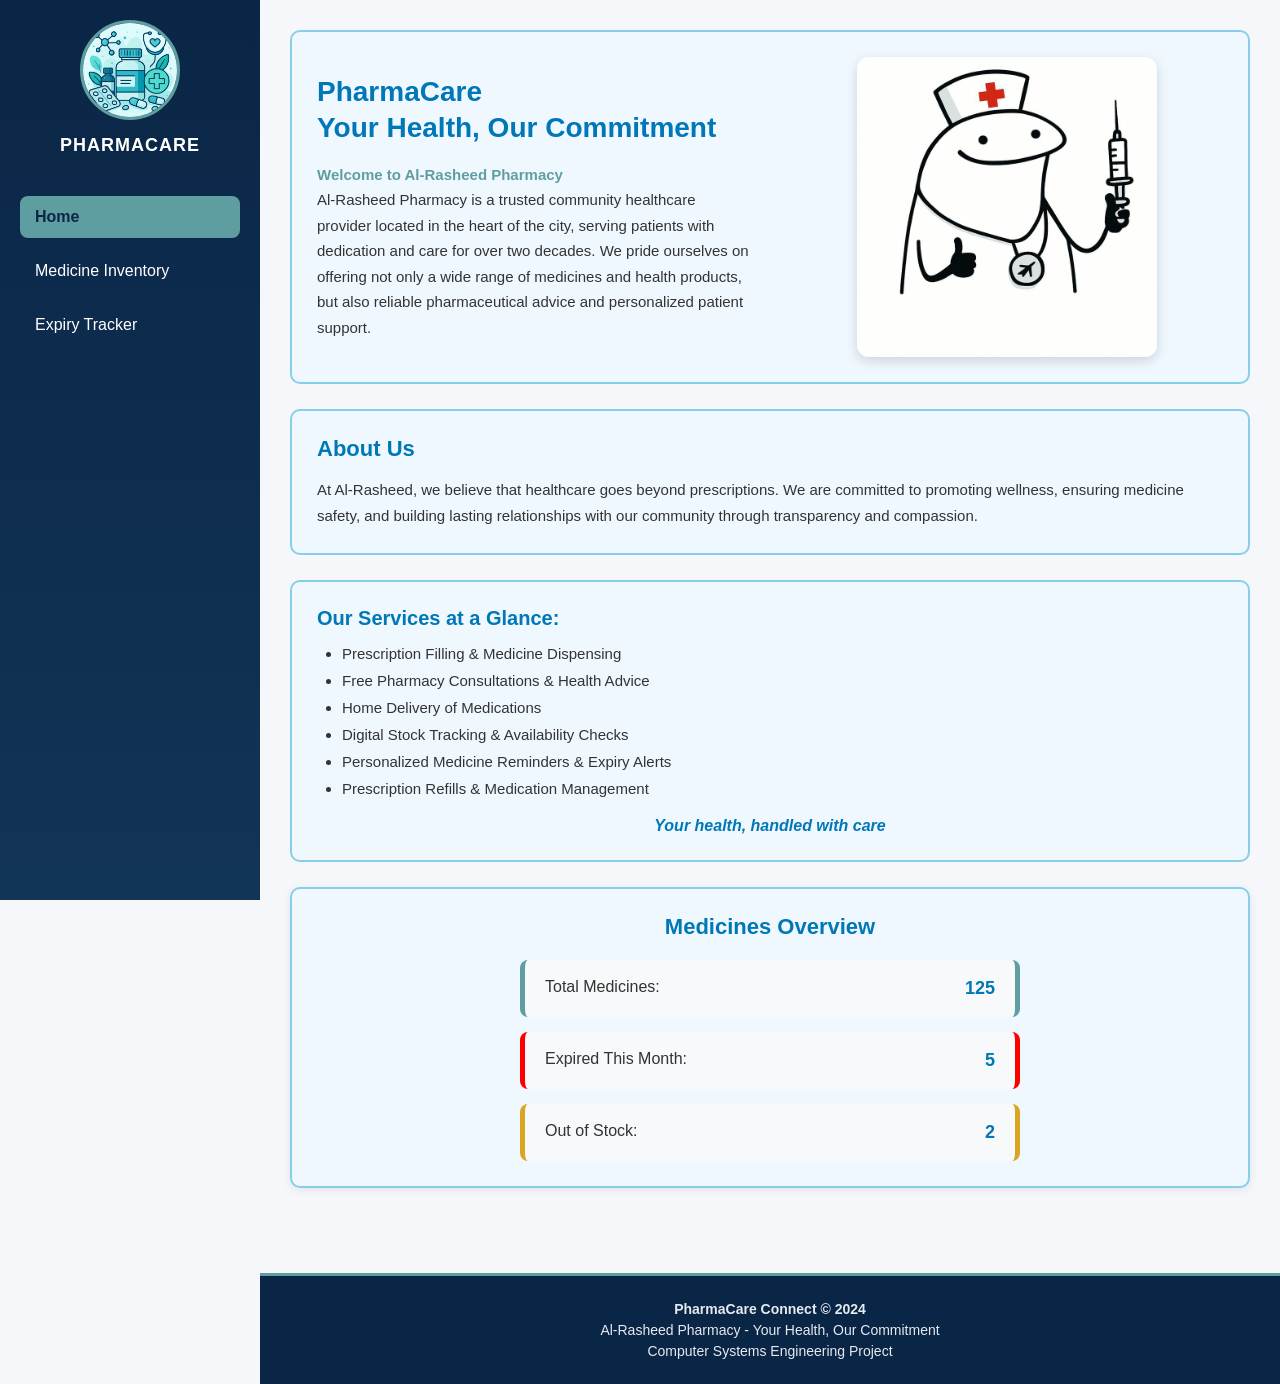
<file: index.html>
<!DOCTYPE html>
<html lang="en">
<head>
  <meta charset="UTF-8">
  <meta name="viewport" content="width=device-width, initial-scale=1.0">
  <title>PharmaCare - Your Health, Our Commitment</title>
  <link rel="stylesheet" href="style.css">
</head>
<body>
  <header>
    <div class="menu">
      <div class="alog">
        <ul>
          <li class="logo">
            <img src="images/home/logooo.jpg" alt="Pharmacy Logo">
          </li>
          <li class="page-title">
            <h2>PharmaCare</h2>
          </li>
        </ul>
      </div>
      <ul class="nav-links">
        <li><a href="index.html" class="active">Home</a></li>
        <li><a href="inventory.html">Medicine Inventory</a></li>
        <li><a href="expiry.html">Expiry Tracker</a></li>
      </ul>
    </div>
  </header>

  <main>
    <div class="content">
      <section class="hero">
        <div class="text-home">
          <h3>PharmaCare<br>Your Health, Our Commitment</h3>
          <p>
            <span>Welcome to Al-Rasheed Pharmacy</span>
            <br>
            Al-Rasheed Pharmacy is a trusted community healthcare provider located in the heart of the city, serving patients with dedication and care for over two decades. We pride ourselves on offering not only a wide range of medicines and health products, but also reliable pharmaceutical advice and personalized patient support.
          </p>
        </div>
        <div class="img-introduction">
          <img src="images/home/cd6432f13da18cb51fac2596b6b426be.jpg" alt="Pharmacy">
        </div>
      </section>

      <section class="about">
        <div class="about-title">About Us</div>
        <div class="about-content">
          <p>
            At Al-Rasheed, we believe that healthcare goes beyond prescriptions. We are committed to promoting wellness, ensuring medicine safety, and building lasting relationships with our community through transparency and compassion.
          </p>
        </div>
      </section>

      <section class="services">
        <h3>Our Services at a Glance:</h3>
        <ul class="services-list">
          <li>Prescription Filling & Medicine Dispensing</li>
          <li>Free Pharmacy Consultations & Health Advice</li>
          <li>Home Delivery of Medications</li>
          <li>Digital Stock Tracking & Availability Checks</li>
          <li>Personalized Medicine Reminders & Expiry Alerts</li>
          <li>Prescription Refills & Medication Management</li>
        </ul>
        <h6>Your health, handled with care</h6>
      </section>

      <section class="showing">
        <div class="showing-title">Medicines Overview</div>
        <div class="stats-container">
          <ul class="connect">
            <li class="total">Total Medicines: <span>125</span></li>
            <li class="expi">Expired This Month: <span>5</span></li>
            <li class="out-of">Out of Stock: <span>2</span></li>
          </ul>
        </div>
      </section>
    </div>
  </main>

  <footer>
    <div class="footer-content">
      <p>PharmaCare Connect © 2024</p>
      <p>Al-Rasheed Pharmacy - Your Health, Our Commitment</p>
      <p>Computer Systems Engineering Project</p>
    </div>
  </footer>
</body>
</html>
</file>
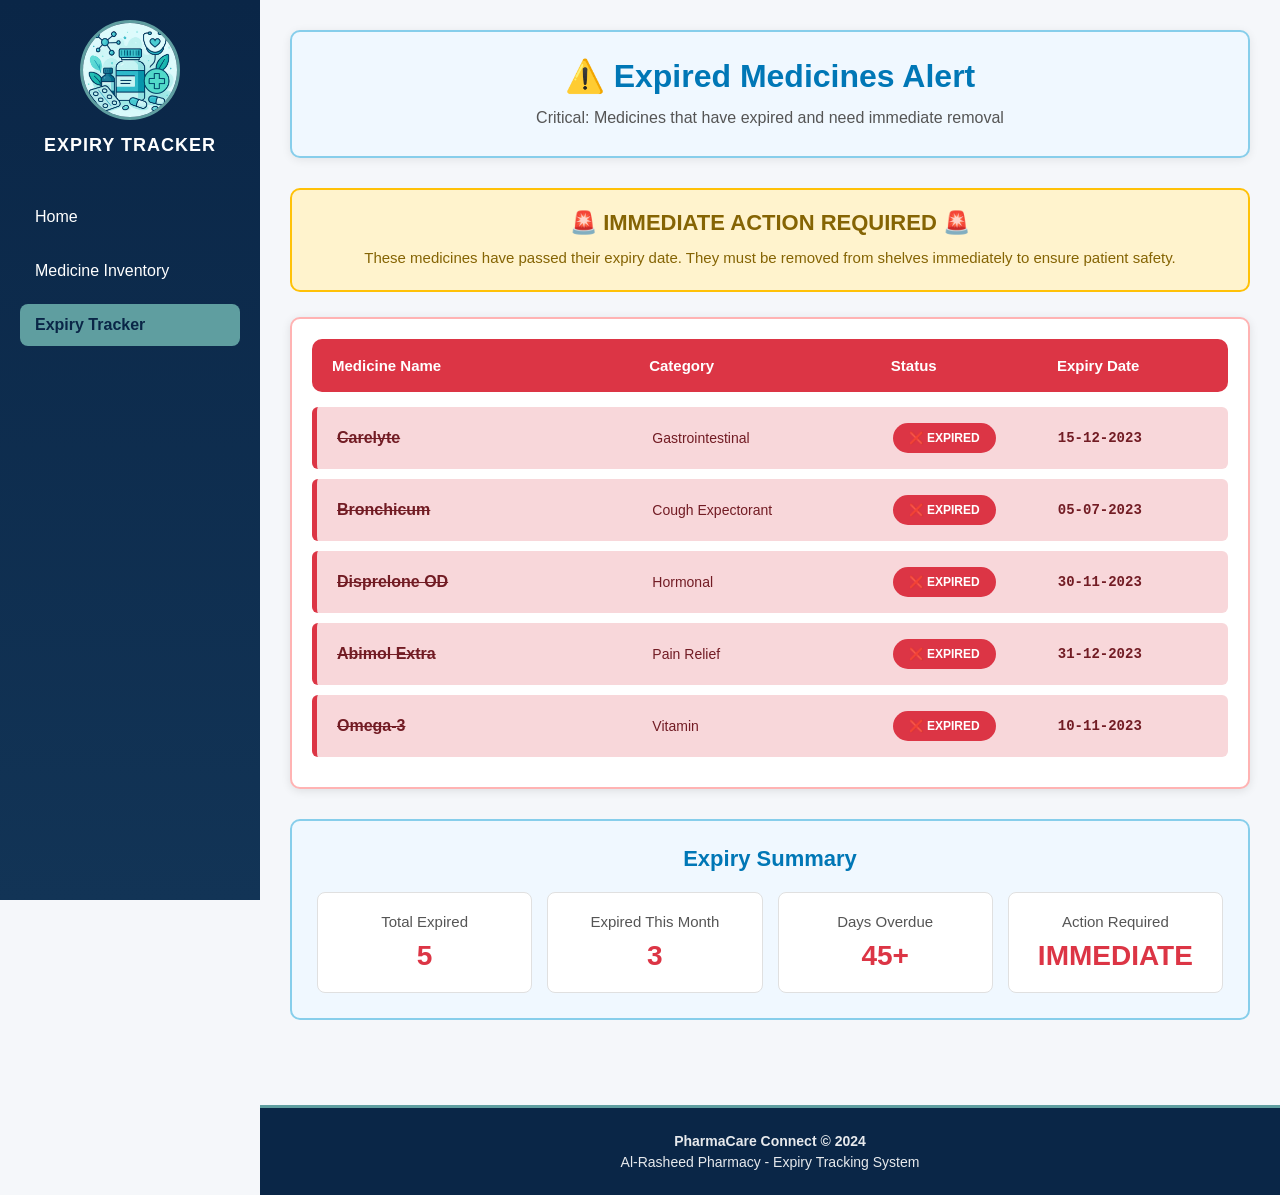
<file: expiry.html>
<!DOCTYPE html>
<html lang="en">
<head>
    <meta charset="UTF-8">
    <meta name="viewport" content="width=device-width, initial-scale=1.0">
    <title>Expiry Tracker - PharmaCare</title>
    <link rel="stylesheet" href="style.css">
</head>
<body>
    <header>
        <div class="menu">
            <div class="alog">
                <ul>
                    <li class="logo">
                        <img src="images/home/logooo.jpg" alt="Pharmacy Logo">
                    </li>
                    <li class="page-title">
                        <h2>Expiry Tracker</h2>
                    </li>
                </ul>
            </div>
            <ul class="nav-links">
                <li><a href="index.html">Home</a></li>
                <li><a href="inventory.html">Medicine Inventory</a></li>
                <li><a href="expiry.html" class="active">Expiry Tracker</a></li>
            </ul>
        </div>
    </header>

    <main>
        <div class="content">
            <div class="page-header">
                <h1>⚠️ Expired Medicines Alert</h1>
                <p>Critical: Medicines that have expired and need immediate removal</p>
            </div>

            <div class="expiry-warning">
                <div class="expiry-warning-title">
                    🚨 IMMEDIATE ACTION REQUIRED 🚨
                </div>
                <p class="expiry-warning-text">
                    These medicines have passed their expiry date. They must be removed from shelves immediately to ensure patient safety.
                </p>
            </div>

            <div class="expiry-list-container">
                <div class="expiry-list-header">
                    <div>Medicine Name</div>
                    <div>Category</div>
                    <div>Status</div>
                    <div>Expiry Date</div>
                </div>
                <ul class="expiry-list">
                    <li class="expiry-item">
                        <div class="expiry-name">Carelyte</div>
                        <div class="expiry-category">Gastrointestinal</div>
                        <div><span class="expiry-status-badge">❌ EXPIRED</span></div>
                        <div class="expiry-date">15-12-2023</div>
                    </li>
                    <li class="expiry-item">
                        <div class="expiry-name">Bronchicum</div>
                        <div class="expiry-category">Cough Expectorant</div>
                        <div><span class="expiry-status-badge">❌ EXPIRED</span></div>
                        <div class="expiry-date">05-07-2023</div>
                    </li>
                    <li class="expiry-item">
                        <div class="expiry-name">Disprelone OD</div>
                        <div class="expiry-category">Hormonal</div>
                        <div><span class="expiry-status-badge">❌ EXPIRED</span></div>
                        <div class="expiry-date">30-11-2023</div>
                    </li>
                    <li class="expiry-item">
                        <div class="expiry-name">Abimol Extra</div>
                        <div class="expiry-category">Pain Relief</div>
                        <div><span class="expiry-status-badge">❌ EXPIRED</span></div>
                        <div class="expiry-date">31-12-2023</div>
                    </li>
                    <li class="expiry-item">
                        <div class="expiry-name">Omega-3</div>
                        <div class="expiry-category">Vitamin</div>
                        <div><span class="expiry-status-badge">❌ EXPIRED</span></div>
                        <div class="expiry-date">10-11-2023</div>
                    </li>
                </ul>
            </div>

            <div class="summary-section">
                <div class="summary-title">Expiry Summary</div>
                <div class="summary-content">
                    <div class="summary-item">
                        <div class="summary-label">Total Expired</div>
                        <div class="summary-value expired-value">5</div>
                    </div>
                    <div class="summary-item">
                        <div class="summary-label">Expired This Month</div>
                        <div class="summary-value expired-value">3</div>
                    </div>
                    <div class="summary-item">
                        <div class="summary-label">Days Overdue</div>
                        <div class="summary-value expired-value">45+</div>
                    </div>
                    <div class="summary-item">
                        <div class="summary-label">Action Required</div>
                        <div class="summary-value expired-value">IMMEDIATE</div>
                    </div>
                </div>
            </div>
        </div>
    </main>

    <footer>
        <div class="footer-content">
            <p>PharmaCare Connect © 2024</p>
            <p>Al-Rasheed Pharmacy - Expiry Tracking System</p>
        </div>
    </footer>
</body>
</html>
</file>
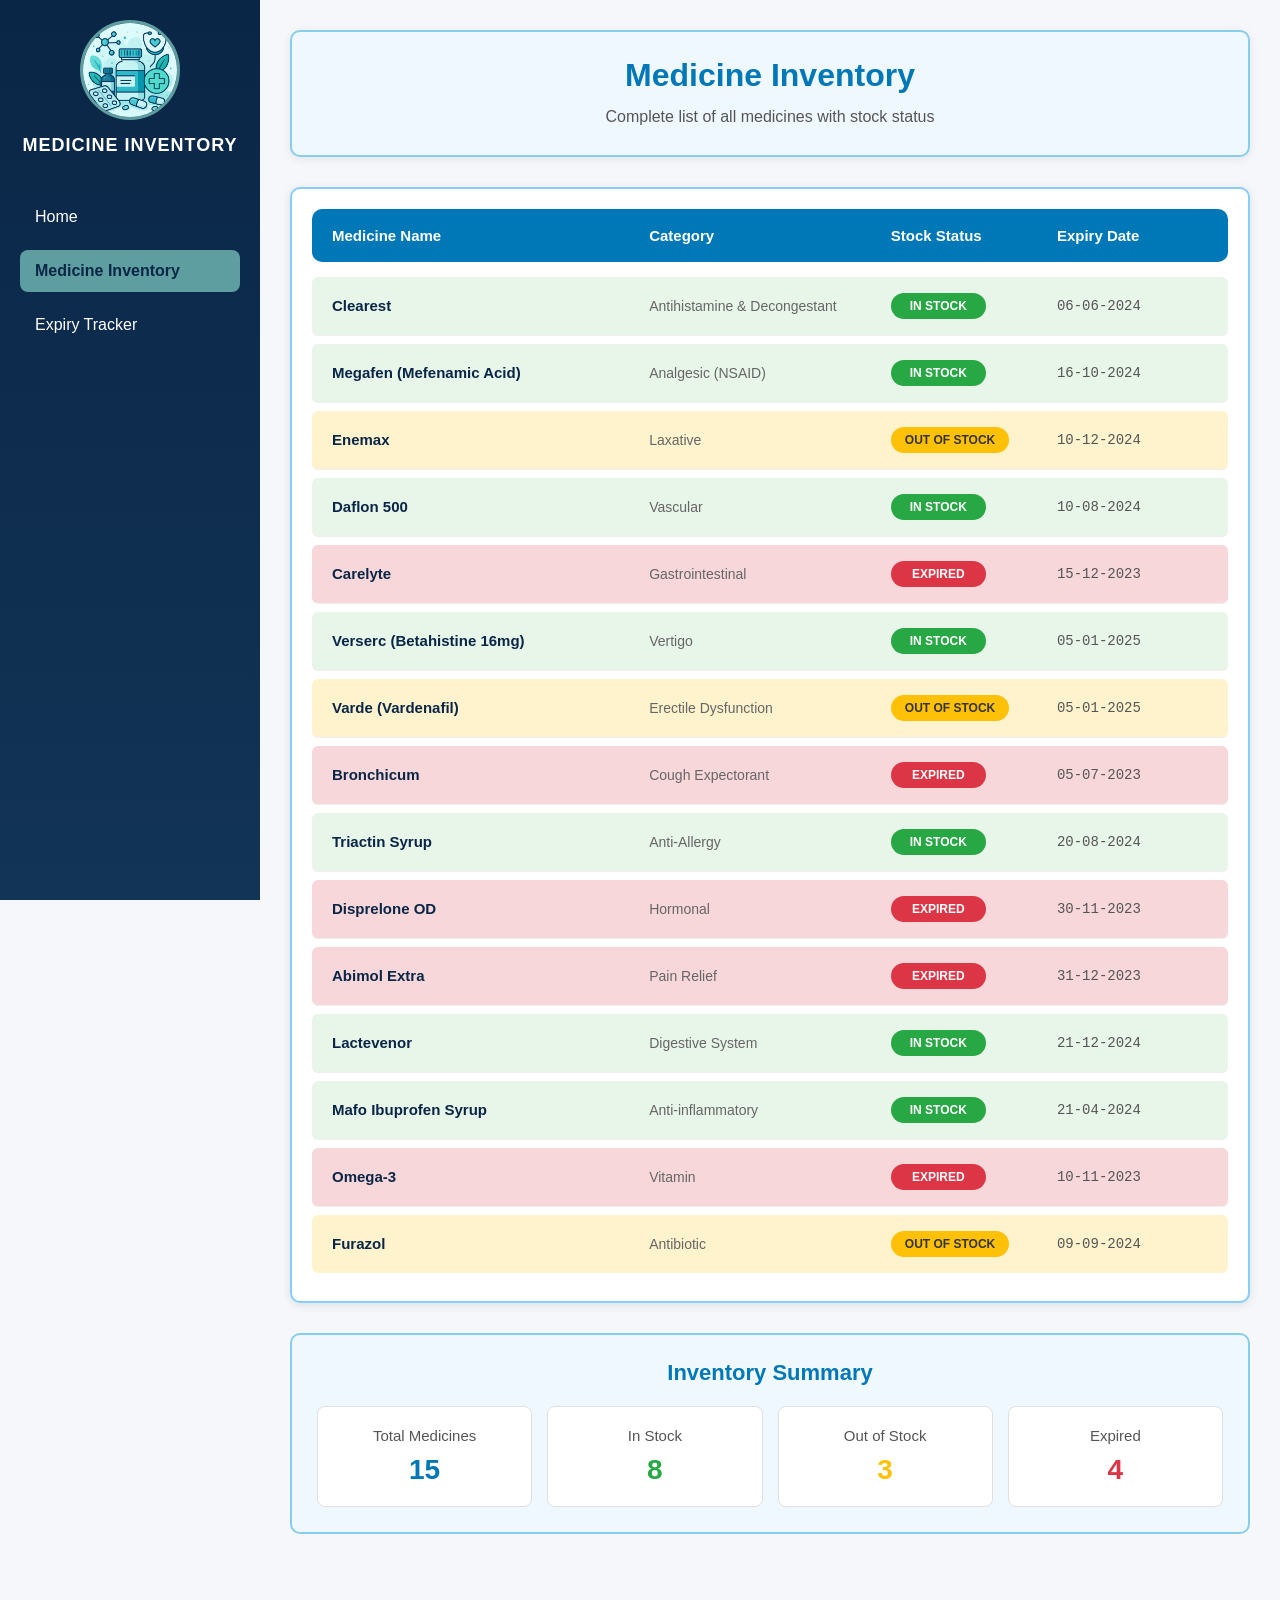
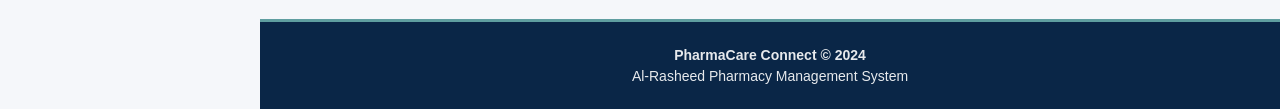
<file: inventory.html>
<!DOCTYPE html>
<html lang="en">
<head>
    <meta charset="UTF-8">
    <meta name="viewport" content="width=device-width, initial-scale=1.0">
    <title>Medicine Inventory - PharmaCare</title>
    <link rel="stylesheet" href="style.css">
</head>
<body>
    <header>
        <div class="menu">
            <div class="alog">
                <ul>
                    <li class="logo">
                        <img src="images/home/logooo.jpg" alt="Pharmacy Logo">
                    </li>
                    <li class="page-title">
                        <h2>Medicine Inventory</h2>
                    </li>
                </ul>
            </div>
            <ul class="nav-links">
                <li><a href="index.html">Home</a></li>
                <li><a href="inventory.html" class="active">Medicine Inventory</a></li>
                <li><a href="expiry.html">Expiry Tracker</a></li>
            </ul>
        </div>
    </header>

    <main>
        <div class="content">
            <div class="page-header">
                <h1>Medicine Inventory</h1>
                <p>Complete list of all medicines with stock status</p>
            </div>

            <div class="medicine-list-container">
                <div class="medicine-list-header">
                    <div>Medicine Name</div>
                    <div>Category</div>
                    <div>Stock Status</div>
                    <div>Expiry Date</div>
                </div>
                <ul class="medicine-list">
                    <li class="medicine-item in-stock">
                        <div class="medicine-name">Clearest</div>
                        <div class="medicine-category">Antihistamine &amp; Decongestant</div>
                        <div><span class="status-badge in-stock-badge">In Stock</span></div>
                        <div class="medicine-expiry">06-06-2024</div>
                    </li>
                    <li class="medicine-item in-stock">
                        <div class="medicine-name">Megafen (Mefenamic Acid)</div>
                        <div class="medicine-category">Analgesic (NSAID)</div>
                        <div><span class="status-badge in-stock-badge">In Stock</span></div>
                        <div class="medicine-expiry">16-10-2024</div>
                    </li>
                    <li class="medicine-item out-of-stock">
                        <div class="medicine-name">Enemax</div>
                        <div class="medicine-category">Laxative</div>
                        <div><span class="status-badge out-stock-badge">Out of Stock</span></div>
                        <div class="medicine-expiry">10-12-2024</div>
                    </li>
                    <li class="medicine-item in-stock">
                        <div class="medicine-name">Daflon 500</div>
                        <div class="medicine-category">Vascular</div>
                        <div><span class="status-badge in-stock-badge">In Stock</span></div>
                        <div class="medicine-expiry">10-08-2024</div>
                    </li>
                    <li class="medicine-item expired">
                        <div class="medicine-name">Carelyte</div>
                        <div class="medicine-category">Gastrointestinal</div>
                        <div><span class="status-badge expired-badge">Expired</span></div>
                        <div class="medicine-expiry">15-12-2023</div>
                    </li>
                    <li class="medicine-item in-stock">
                        <div class="medicine-name">Verserc (Betahistine 16mg)</div>
                        <div class="medicine-category">Vertigo</div>
                        <div><span class="status-badge in-stock-badge">In Stock</span></div>
                        <div class="medicine-expiry">05-01-2025</div>
                    </li>
                    <li class="medicine-item out-of-stock">
                        <div class="medicine-name">Varde (Vardenafil)</div>
                        <div class="medicine-category">Erectile Dysfunction</div>
                        <div><span class="status-badge out-stock-badge">Out of Stock</span></div>
                        <div class="medicine-expiry">05-01-2025</div>
                    </li>
                    <li class="medicine-item expired">
                        <div class="medicine-name">Bronchicum</div>
                        <div class="medicine-category">Cough Expectorant</div>
                        <div><span class="status-badge expired-badge">Expired</span></div>
                        <div class="medicine-expiry">05-07-2023</div>
                    </li>
                    <li class="medicine-item in-stock">
                        <div class="medicine-name">Triactin Syrup</div>
                        <div class="medicine-category">Anti-Allergy</div>
                        <div><span class="status-badge in-stock-badge">In Stock</span></div>
                        <div class="medicine-expiry">20-08-2024</div>
                    </li>
                    <li class="medicine-item expired">
                        <div class="medicine-name">Disprelone OD</div>
                        <div class="medicine-category">Hormonal</div>
                        <div><span class="status-badge expired-badge">Expired</span></div>
                        <div class="medicine-expiry">30-11-2023</div>
                    </li>
                    <li class="medicine-item expired">
                        <div class="medicine-name">Abimol Extra</div>
                        <div class="medicine-category">Pain Relief</div>
                        <div><span class="status-badge expired-badge">Expired</span></div>
                        <div class="medicine-expiry">31-12-2023</div>
                    </li>
                    <li class="medicine-item in-stock">
                        <div class="medicine-name">Lactevenor</div>
                        <div class="medicine-category">Digestive System</div>
                        <div><span class="status-badge in-stock-badge">In Stock</span></div>
                        <div class="medicine-expiry">21-12-2024</div>
                    </li>
                    <li class="medicine-item in-stock">
                        <div class="medicine-name">Mafo Ibuprofen Syrup</div>
                        <div class="medicine-category">Anti-inflammatory</div>
                        <div><span class="status-badge in-stock-badge">In Stock</span></div>
                        <div class="medicine-expiry">21-04-2024</div>
                    </li>
                    <li class="medicine-item expired">
                        <div class="medicine-name">Omega-3</div>
                        <div class="medicine-category">Vitamin</div>
                        <div><span class="status-badge expired-badge">Expired</span></div>
                        <div class="medicine-expiry">10-11-2023</div>
                    </li>
                    <li class="medicine-item out-of-stock">
                        <div class="medicine-name">Furazol</div>
                        <div class="medicine-category">Antibiotic</div>
                        <div><span class="status-badge out-stock-badge">Out of Stock</span></div>
                        <div class="medicine-expiry">09-09-2024</div>
                    </li>
                </ul>
            </div>

            <div class="summary-section">
                <div class="summary-title">Inventory Summary</div>
                <div class="summary-content">
                    <div class="summary-item">
                        <div class="summary-label">Total Medicines</div>
                        <div class="summary-value">15</div>
                    </div>
                    <div class="summary-item">
                        <div class="summary-label">In Stock</div>
                        <div class="summary-value in-stock-value">8</div>
                    </div>
                    <div class="summary-item">
                        <div class="summary-label">Out of Stock</div>
                        <div class="summary-value out-stock-value">3</div>
                    </div>
                    <div class="summary-item">
                        <div class="summary-label">Expired</div>
                        <div class="summary-value expired-value">4</div>
                    </div>
                </div>
            </div>
        </div>
    </main>

    <footer>
        <div class="footer-content">
            <p>PharmaCare Connect © 2024</p>
            <p>Al-Rasheed Pharmacy Management System</p>
        </div>
    </footer>
</body>
</html>
</file>
<file: style.css>
* {
    padding: 0;
    margin: 0;
    box-sizing: border-box;
    font-family: 'Segoe UI', Tahoma, Geneva, Verdana, sans-serif;
}

body {
    background: #f5f7fa;
    min-height: 100vh;
    color: #333;
    display: flex;
    flex-direction: column;
}

/* ===== SIDEBAR MENU ===== */
.menu {
    background: linear-gradient(180deg, #0a2647 0%, #123456 100%);
    width: 260px;
    min-height: 100vh;
    padding: 20px;
    position: fixed;
    left: 0;
    top: 0;
    z-index: 10;
}

.alog {
    display: flex;
    flex-direction: column;
    align-items: center;
    margin-bottom: 40px;
}

.alog ul {
    list-style: none;
    width: 100%;
    display: flex;
    flex-direction: column;
    align-items: center;
    gap: 15px;
}

.logo {
    width: 100px;
    height: 100px;
    border-radius: 50%;
    overflow: hidden;
    border: 3px solid cadetblue;
}

.logo img {
    width: 100%;
    height: 100%;
    object-fit: cover;
}

.page-title h2 {
    color: white;
    font-size: 18px;
    text-transform: uppercase;
    text-align: center;
    margin: 0;
    letter-spacing: 1px;
}

.nav-links {
    list-style: none;
    margin-top: 30px;
}

.nav-links li {
    margin: 12px 0;
}

.nav-links a {
    display: block;
    color: white;
    text-decoration: none;
    padding: 12px 15px;
    border-radius: 8px;
    transition: all 0.3s;
    font-weight: 500;
}

.nav-links a:hover {
    background: rgba(95, 158, 160, 0.3);
}

.nav-links .active {
    background-color: cadetblue;
    font-weight: bold;
    color: #0a2647;
}

/* ===== MAIN CONTENT AREA ===== */
.content {
    flex: 1;
    margin-left: 260px;
    padding: 30px;
    width: calc(100% - 260px);
    display: flex;
    flex-direction: column;
}

/* ===== PAGE HEADER ===== */
.page-header {
    text-align: center;
    margin-bottom: 30px;
    padding: 25px;
    background: aliceblue;
    border: 2px solid skyblue;
    border-radius: 10px;
    box-shadow: 0 2px 10px rgba(0,0,0,0.08);
}

.page-header h1 {
    color: #0077b6;
    font-size: 32px;
    margin-bottom: 10px;
}

.page-header p {
    color: #555;
    font-size: 16px;
    line-height: 1.6;
}

/* ===== INDEX PAGE ===== */
.hero {
    display: flex;
    gap: 40px;
    margin-bottom: 25px;
    align-items: center;
    padding: 25px;
    background: aliceblue;
    border: 2px solid skyblue;
    border-radius: 10px;
}

.text-home {
    flex: 1;
}

.text-home h3 {
    font-size: 28px;
    color: #0077b6;
    margin-bottom: 15px;
    line-height: 1.3;
}

.text-home p {
    font-size: 15px;
    line-height: 1.7;
    color: #333;
}

.text-home p span {
    font-weight: bold;
    color: cadetblue;
}

.img-introduction {
    flex: 1;
}

.img-introduction img {
    width: 100%;
    max-width: 300px;
    border-radius: 12px;
    display: block;
    margin: 0 auto;
    box-shadow: 0 4px 12px rgba(0,0,0,0.15);
}

.about {
    margin-bottom: 25px;
    padding: 25px;
    background: aliceblue;
    border: 2px solid skyblue;
    border-radius: 10px;
}

.about-title {
    color: #0077b6;
    font-size: 22px;
    font-weight: bold;
    margin-bottom: 15px;
}

.about-content p {
    line-height: 1.7;
    color: #333;
    font-size: 15px;
}

.services {
    margin-bottom: 25px;
    padding: 25px;
    background: aliceblue;
    border: 2px solid skyblue;
    border-radius: 10px;
}

.services h3 {
    color: #0077b6;
    margin-bottom: 15px;
    font-size: 20px;
}

.services-list {
    margin-left: 25px;
    margin-bottom: 20px;
}

.services-list li {
    margin-bottom: 10px;
    color: #333;
    font-size: 15px;
}

.services h6 {
    color: #0077b6;
    font-size: 16px;
    font-style: italic;
    text-align: center;
    margin-top: 15px;
}

.showing {
    margin-bottom: 25px;
    padding: 25px;
    background: aliceblue;
    border: 2px solid skyblue;
    border-radius: 10px;
    box-shadow: 0 2px 10px rgba(0,0,0,0.08);
}

.showing-title {
    color: #0077b6;
    font-weight: bold;
    font-size: 22px;
    margin-bottom: 20px;
    text-align: center;
}

.stats-container {
    max-width: 500px;
    margin: 0 auto;
}

.connect {
    list-style: none;
    display: flex;
    flex-direction: column;
    gap: 15px;
}

.connect li {
    display: flex;
    justify-content: space-between;
    padding: 18px 20px;
    background: #f8f9fa;
    border-radius: 8px;
    font-size: 16px;
    font-weight: 500;
}

.total {
    border-left: 5px solid cadetblue;
    border-right: 5px solid cadetblue;
}

.expi {
    border-left: 5px solid red;
    border-right: 5px solid red;
}

.out-of {
    border-left: 5px solid goldenrod;
    border-right: 5px solid goldenrod;
}

.connect li span {
    font-weight: bold;
    color: #0077b6;
    font-size: 18px;
}

/* ===== INVENTORY PAGE ===== */
.medicine-list-container {
    background: white;
    border-radius: 10px;
    overflow: hidden;
    box-shadow: 0 2px 10px rgba(0,0,0,0.1);
    margin-bottom: 30px;
    padding: 20px;
    border: 2px solid lightskyblue;
}

.medicine-list-header {
    display: grid;
    grid-template-columns: 2fr 1.5fr 1fr 1fr;
    gap: 15px;
    padding: 18px 20px;
    background: #0077b6;
    color: white;
    font-weight: bold;
    font-size: 15px;
    border-radius: 10px;
    margin-bottom: 15px;
}

.medicine-list {
    list-style: none;
}

.medicine-item {
    display: grid;
    grid-template-columns: 2fr 1.5fr 1fr 1fr;
    gap: 15px;
    padding: 16px 20px;
    border-bottom: 1px solid #eee;
    align-items: center;
    border-radius: 6px;
    margin-bottom: 8px;
}

.medicine-item:last-child {
    border-bottom: none;
}

.in-stock {
    background-color: #e8f5e9;
}

.out-of-stock {
    background-color: #fff3cd;
}

.expired {
    background-color: #f8d7da;
}

.medicine-name {
    font-weight: 600;
    color: #0a2647;
    font-size: 15px;
}

.medicine-category {
    color: #666;
    font-size: 14px;
}

.medicine-expiry {
    color: #555;
    font-family: monospace;
    font-size: 14px;
}

.status-badge {
    display: inline-block;
    padding: 6px 14px;
    border-radius: 20px;
    font-size: 12px;
    font-weight: bold;
    text-transform: uppercase;
    min-width: 95px;
    text-align: center;
}

.in-stock-badge {
    background-color: #28a745;
    color: white;
}

.out-stock-badge {
    background-color: #ffc107;
    color: #333;
}

.expired-badge {
    background-color: #dc3545;
    color: white;
}

/* ===== SUMMARY SECTION ===== */
.summary-section {
    margin-bottom: 25px;
    padding: 25px;
    background: aliceblue;
    border: 2px solid skyblue;
    border-radius: 10px;
}

.summary-title {
    font-size: 22px;
    margin-bottom: 20px;
    text-align: center;
    color: #0077b6;
    font-weight: bold;
}

.summary-content {
    display: flex;
    justify-content: space-around;
    gap: 15px;
    flex-wrap: wrap;
}

.summary-item {
    text-align: center;
    padding: 20px 15px;
    border-radius: 8px;
    background: white;
    transition: transform 0.3s;
    min-width: 150px;
    flex: 1;
    border: 1px solid #e0e0e0;
}

.summary-item:hover {
    transform: translateY(-3px);
    box-shadow: 0 4px 12px rgba(0,0,0,0.1);
}

.summary-label {
    font-size: 15px;
    color: #555;
    margin-bottom: 10px;
    font-weight: 500;
}

.summary-value {
    font-size: 28px;
    font-weight: bold;
    color: #0077b6;
}

.in-stock-value {
    color: #28a745;
}

.out-stock-value {
    color: #ffc107;
}

.expired-value {
    color: #dc3545;
}

/* ===== EXPIRY PAGE ===== */
.expiry-warning {
    background: #fff3cd;
    border: 2px solid #ffc107;
    border-radius: 10px;
    padding: 20px;
    margin-bottom: 25px;
    text-align: center;
}

.expiry-warning-title {
    color: #856404;
    font-size: 22px;
    font-weight: bold;
    margin-bottom: 10px;
}

.expiry-warning-text {
    color: #856404;
    font-size: 15px;
    line-height: 1.6;
}

.expiry-list-container {
    background: white;
    border-radius: 10px;
    overflow: hidden;
    box-shadow: 0 2px 10px rgba(0,0,0,0.1);
    margin-bottom: 30px;
    padding: 20px;
    border: 2px solid #ffb3b3;
}

.expiry-list-header {
    display: grid;
    grid-template-columns: 2fr 1.5fr 1fr 1fr;
    gap: 15px;
    padding: 18px 20px;
    background: #dc3545;
    color: white;
    font-weight: bold;
    font-size: 15px;
    border-radius: 10px;
    margin-bottom: 15px;
}

.expiry-list {
    list-style: none;
}

.expiry-item {
    display: grid;
    grid-template-columns: 2fr 1.5fr 1fr 1fr;
    gap: 15px;
    padding: 16px 20px;
    align-items: center;
    background-color: #f8d7da;
    border-radius: 6px;
    margin-bottom: 10px;
    border-left: 5px solid #dc3545;
}

.expiry-name {
    font-weight: 700;
    color: #721c24;
    font-size: 16px;
    text-decoration: line-through;
}

.expiry-category {
    color: #721c24;
    font-size: 14px;
}

.expiry-date {
    color: #721c24;
    font-family: monospace;
    font-size: 14px;
    font-weight: bold;
}

.expiry-status-badge {
    display: inline-flex;
    align-items: center;
    gap: 6px;
    padding: 8px 16px;
    border-radius: 20px;
    font-size: 12px;
    font-weight: bold;
    background-color: #dc3545;
    color: white;
    min-width: 100px;
    justify-content: center;
}

/* ===== FOOTER ===== */
footer {
    background: #0a2647;
    color: white;
    text-align: center;
    padding: 20px;
    margin-top: 30px;
    width: calc(100% - 260px);
    margin-left: 260px;
    font-size: 14px;
    border-top: 3px solid cadetblue;
}

.footer-content p {
    margin: 5px 0;
    opacity: 0.9;
}

.footer-content p:first-child {
    font-weight: 600;
}

/* ===== RESPONSIVE DESIGN ===== */
@media (max-width: 1024px) {
    .medicine-list-header,
    .medicine-item,
    .expiry-list-header,
    .expiry-item {
        grid-template-columns: 1fr 1fr;
    }
}

@media (max-width: 768px) {
    body {
        flex-direction: column;
    }

    .menu {
        position: relative;
        width: 100%;
        min-height: auto;
        padding: 15px;
    }

    .content {
        margin-left: 0;
        width: 100%;
        padding: 20px;
    }

    footer {
        width: 100%;
        margin-left: 0;
    }

    .hero {
        flex-direction: column;
        text-align: center;
    }

    .medicine-list-header,
    .expiry-list-header {
        display: none;
    }

    .medicine-item,
    .expiry-item {
        grid-template-columns: 1fr;
        text-align: center;
        gap: 10px;
    }

    .summary-content {
        flex-direction: column;
    }

    .nav-links {
        display: flex;
        flex-wrap: wrap;
        justify-content: center;
        gap: 8px;
        margin-top: 20px;
    }

    .nav-links li {
        margin: 0;
    }

    .nav-links a {
        padding: 10px 14px;
        font-size: 13px;
    }

    .logo {
        width: 70px;
        height: 70px;
    }

    .page-title h2 {
        font-size: 16px;
    }

    .page-header h1 {
        font-size: 24px;
    }
}

@media (max-width: 480px) {
    .content {
        padding: 12px;
    }

    .page-header h1 {
        font-size: 20px;
    }

    .page-header p {
        font-size: 13px;
    }

    .medicine-name,
    .expiry-name {
        font-size: 14px;
    }

    .summary-value {
        font-size: 22px;
    }

    .status-badge,
    .expiry-status-badge {
        min-width: 80px;
        padding: 5px 10px;
        font-size: 11px;
    }

    .text-home h3 {
        font-size: 22px;
    }

    .expiry-warning-title {
        font-size: 18px;
    }
}

@media print {
    .menu, footer {
        display: none;
    }

    .content {
        margin: 0;
        width: 100%;
    }

    body {
        background: white;
    }
}
</file>
